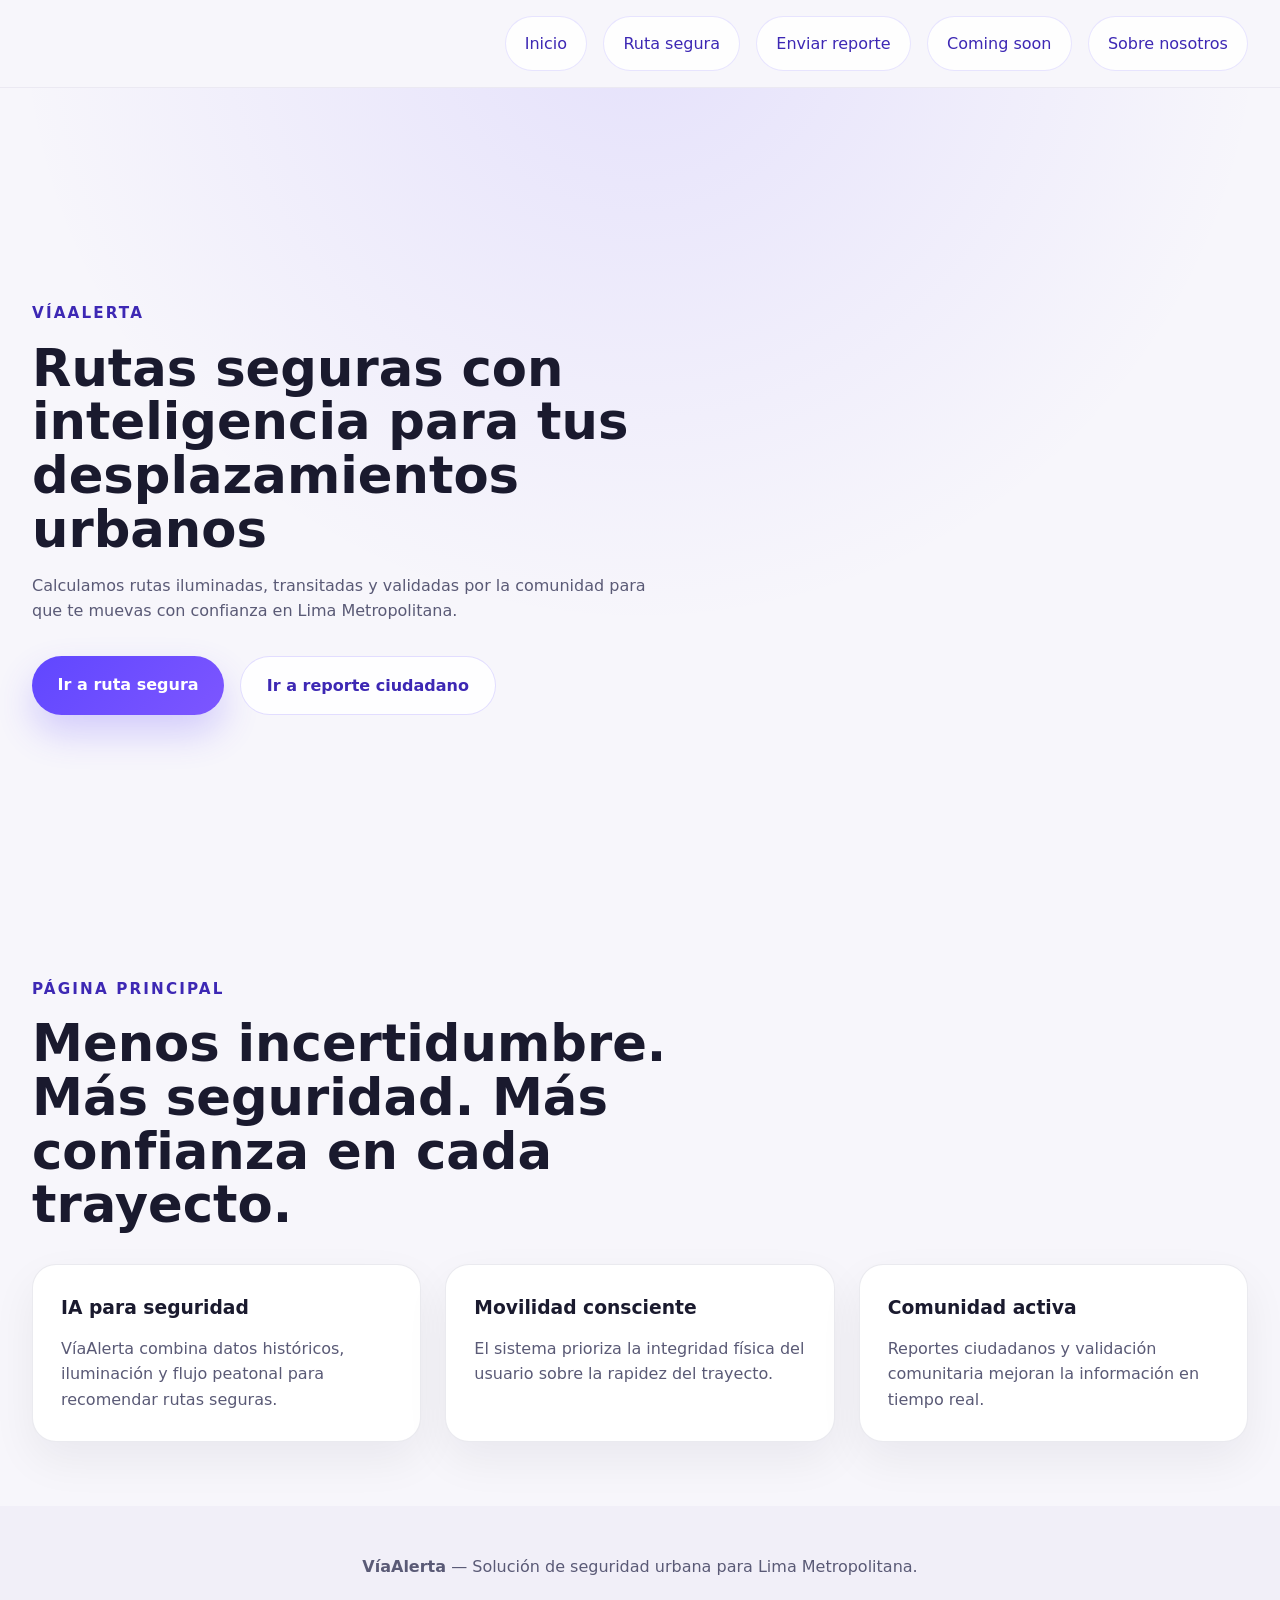
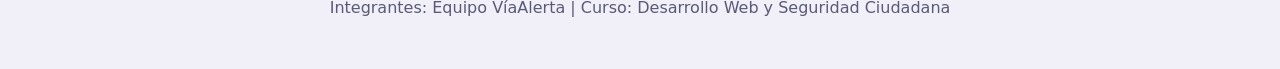
<file: index.html>
<!DOCTYPE html>
<html lang="es">
<head>
  <meta charset="UTF-8" />
  <meta name="viewport" content="width=device-width, initial-scale=1.0" />
  <title>VíaAlerta | Rutas Seguras en Lima</title>
  <link rel="stylesheet" href="styles.css" />
</head>
<body>
  <header class="site-header">
    <nav class="main-nav">
      <a href="index.html">Inicio</a>
      <a href="ruta-segura.html">Ruta segura</a>
      <a href="reporte-ciudadano.html">Enviar reporte</a>
      <a href="funciones.html">Coming soon</a>
      <a href="sobre-nosotros.html">Sobre nosotros</a>
    </nav>
  </header>

  <header class="hero" id="inicio">
    <div class="hero__content">
      <span class="eyebrow">VíaAlerta</span>
      <h1>Rutas seguras con inteligencia para tus desplazamientos urbanos</h1>
      <p>Calculamos rutas iluminadas, transitadas y validadas por la comunidad para que te muevas con confianza en Lima Metropolitana.</p>
      <div class="hero__actions">
        <a href="ruta-segura.html" class="btn btn--primary">Ir a ruta segura</a>
        <a href="reporte-ciudadano.html" class="btn btn--ghost">Ir a reporte ciudadano</a>
      </div>
    </div>
  </header>

  <main>
    <section class="section section--white" id="propuesta">
      <div class="section__header">
        <span class="eyebrow">Página principal</span>
        <h2>Menos incertidumbre. Más seguridad. Más confianza en cada trayecto.</h2>
      </div>
      <div class="grid grid--3">
        <article class="card card--feature">
          <h3>IA para seguridad</h3>
          <p>VíaAlerta combina datos históricos, iluminación y flujo peatonal para recomendar rutas seguras.
          </p>
        </article>
        <article class="card card--feature">
          <h3>Movilidad consciente</h3>
          <p>El sistema prioriza la integridad física del usuario sobre la rapidez del trayecto.</p>
        </article>
        <article class="card card--feature">
          <h3>Comunidad activa</h3>
          <p>Reportes ciudadanos y validación comunitaria mejoran la información en tiempo real.</p>
        </article>
      </div>
    </section>

  </main>

  <footer class="footer">
    <div>
      <p><strong>VíaAlerta</strong> — Solución de seguridad urbana para Lima Metropolitana.</p>
      <p>Integrantes: Equipo VíaAlerta | Curso: Desarrollo Web y Seguridad Ciudadana</p>
    </div>
  </footer>

  <script src="script.js"></script>
</body>
</html>
</file>
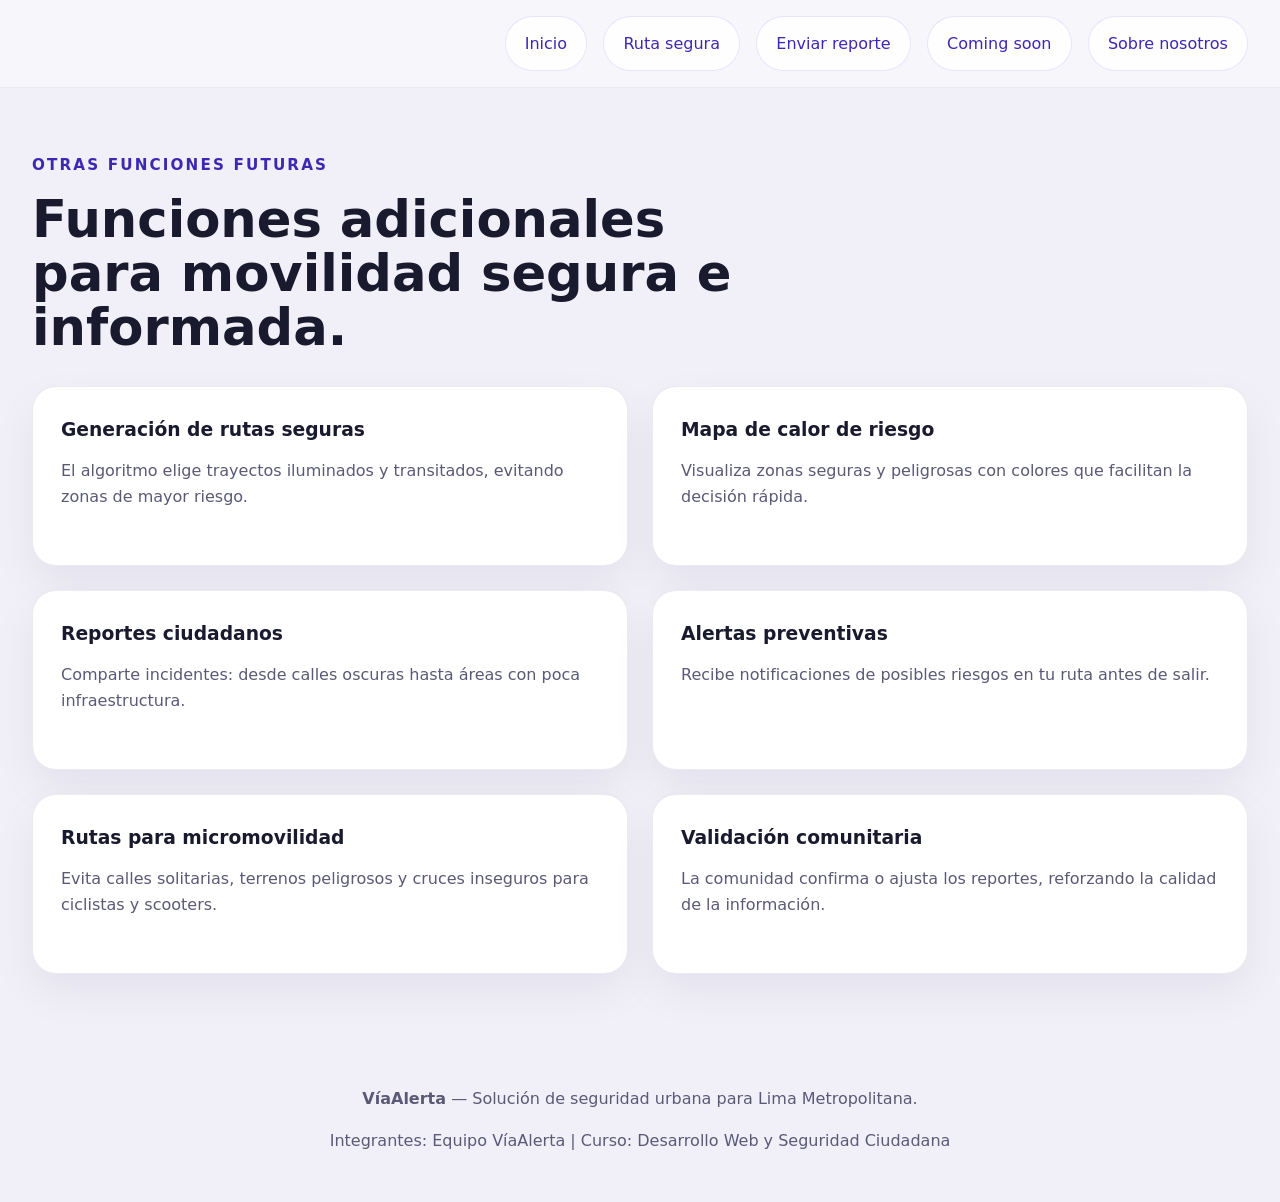
<file: funciones.html>
<!DOCTYPE html>
<html lang="es">
<head>
  <meta charset="UTF-8" />
  <meta name="viewport" content="width=device-width, initial-scale=1.0" />
  <title>Otras Funciones | VíaAlerta</title>
  <link rel="stylesheet" href="styles.css" />
</head>
<body>
  <header class="site-header">
    <nav class="main-nav">
      <a href="index.html">Inicio</a>
      <a href="ruta-segura.html">Ruta segura</a>
      <a href="reporte-ciudadano.html">Enviar reporte</a>
      <a href="funciones.html">Coming soon</a>
      <a href="sobre-nosotros.html">Sobre nosotros</a>
    </nav>
  </header>

  <main class="section section--gray">
    <div class="section__header">
      <span class="eyebrow">Otras funciones futuras</span>
      <h2>Funciones adicionales para movilidad segura e informada.</h2>
    </div>
    <div class="grid grid--2">
      <article class="card card--info">
        <h3>Generación de rutas seguras</h3>
        <p>El algoritmo elige trayectos iluminados y transitados, evitando zonas de mayor riesgo.</p>
      </article>
      <article class="card card--info">
        <h3>Mapa de calor de riesgo</h3>
        <p>Visualiza zonas seguras y peligrosas con colores que facilitan la decisión rápida.</p>
      </article>
      <article class="card card--info">
        <h3>Reportes ciudadanos</h3>
        <p>Comparte incidentes: desde calles oscuras hasta áreas con poca infraestructura.</p>
      </article>
      <article class="card card--info">
        <h3>Alertas preventivas</h3>
        <p>Recibe notificaciones de posibles riesgos en tu ruta antes de salir.</p>
      </article>
      <article class="card card--info">
        <h3>Rutas para micromovilidad</h3>
        <p>Evita calles solitarias, terrenos peligrosos y cruces inseguros para ciclistas y scooters.</p>
      </article>
      <article class="card card--info">
        <h3>Validación comunitaria</h3>
        <p>La comunidad confirma o ajusta los reportes, reforzando la calidad de la información.</p>
      </article>
    </div>
  </main>

  <footer class="footer">
    <div>
      <p><strong>VíaAlerta</strong> — Solución de seguridad urbana para Lima Metropolitana.</p>
      <p>Integrantes: Equipo VíaAlerta | Curso: Desarrollo Web y Seguridad Ciudadana</p>
    </div>
  </footer>

</body>
</html>
</file>
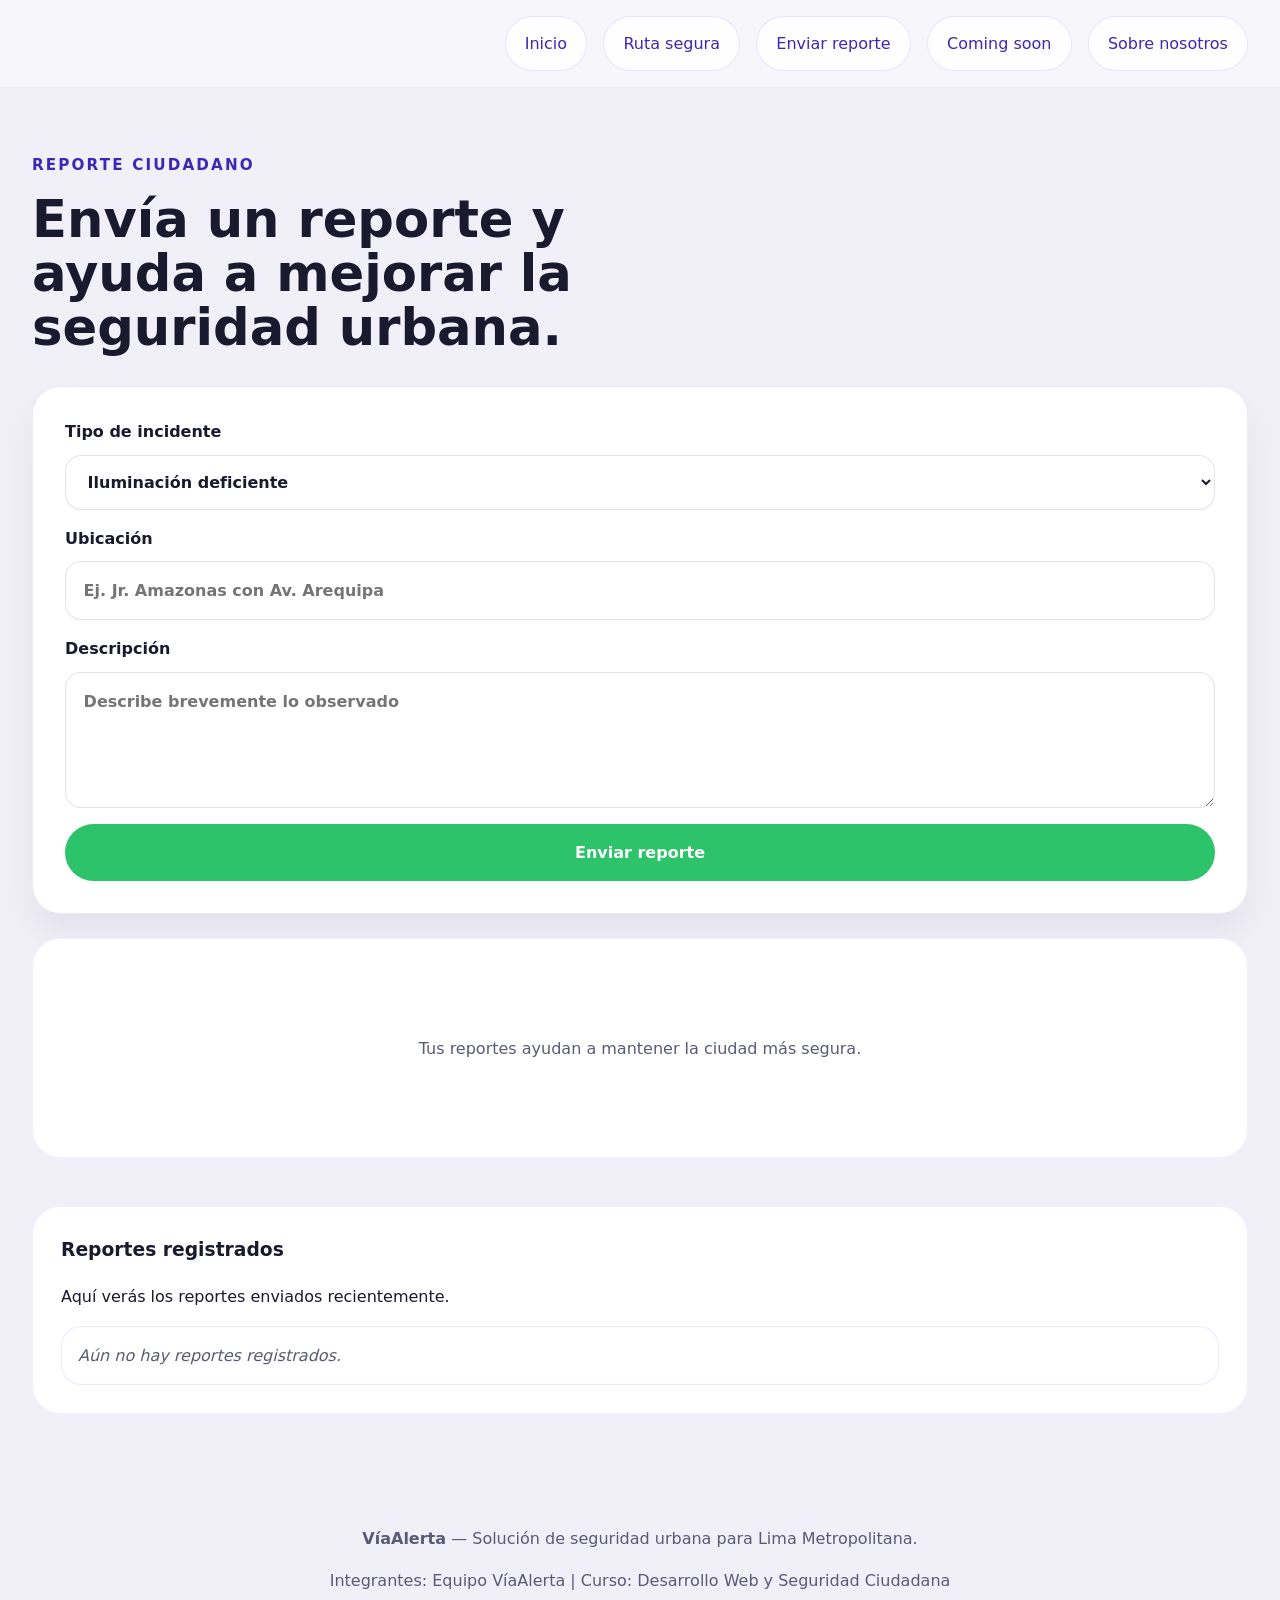
<file: reporte-ciudadano.html>
<!DOCTYPE html>
<html lang="es">
<head>
  <meta charset="UTF-8" />
  <meta name="viewport" content="width=device-width, initial-scale=1.0" />
  <title>Reporte Ciudadano | VíaAlerta</title>
  <link rel="stylesheet" href="styles.css" />
</head>
<body>
  <header class="site-header">
    <nav class="main-nav">
      <a href="index.html">Inicio</a>
      <a href="ruta-segura.html">Ruta segura</a>
      <a href="reporte-ciudadano.html">Enviar reporte</a>
      <a href="funciones.html">Coming soon</a>
      <a href="sobre-nosotros.html">Sobre nosotros</a>
    </nav>
  </header>

  <main class="section section--gray">
    <div class="section__header">
      <span class="eyebrow">Reporte ciudadano</span>
      <h2>Envía un reporte y ayuda a mejorar la seguridad urbana.</h2>
    </div>
    <div class="report-form">
      <form class="form-card" id="reporteForm">
        <label>
          Tipo de incidente
          <select id="incidente" required>
            <option value="iluminacion">Iluminación deficiente</option>
            <option value="vandalismo">Vandalismo</option>
            <option value="transeuntes">Zona solitaria</option>
            <option value="pavimento">Infraestructura deficiente</option>
          </select>
        </label>
        <label>
          Ubicación
          <input type="text" id="ubicacion" list="calles" placeholder="Ej. Jr. Amazonas con Av. Arequipa" required />
          <datalist id="calles">
            <option value="Av. Javier Prado"></option>
            <option value="Av. Arequipa"></option>
            <option value="Av. La Marina"></option>
            <option value="Av. Universitaria"></option>
            <option value="Av. José Larco"></option>
            <option value="Av. 28 de Julio"></option>
            <option value="Jr. Amazonas"></option>
            <option value="Jr. Washington"></option>
            <option value="Av. Paseo de la República"></option>
            <option value="Av. Benavides"></option>
          </datalist>
        </label>
        <label>
          Descripción
          <textarea id="descripcion" rows="4" placeholder="Describe brevemente lo observado" required></textarea>
        </label>
        <button type="submit" class="btn btn--secondary btn--large">Enviar reporte</button>
      </form>
      <div class="alert-card" id="reporteConfirmacion" aria-live="polite">
        <p class="alert__hint">Tus reportes ayudan a mantener la ciudad más segura.</p>
      </div>
      <section class="reportes-guardados-card" id="reportesGuardados">
        <h3>Reportes registrados</h3>
        <p class="report__hint">Aquí verás los reportes enviados recientemente.</p>
        <ul class="report-list" id="listaReportes"></ul>
      </section>
    </div>
  </main>

  <footer class="footer">
    <div>
      <p><strong>VíaAlerta</strong> — Solución de seguridad urbana para Lima Metropolitana.</p>
      <p>Integrantes: Equipo VíaAlerta | Curso: Desarrollo Web y Seguridad Ciudadana</p>
    </div>
  </footer>

  <script src="script.js"></script>
</body>
</html>
</file>
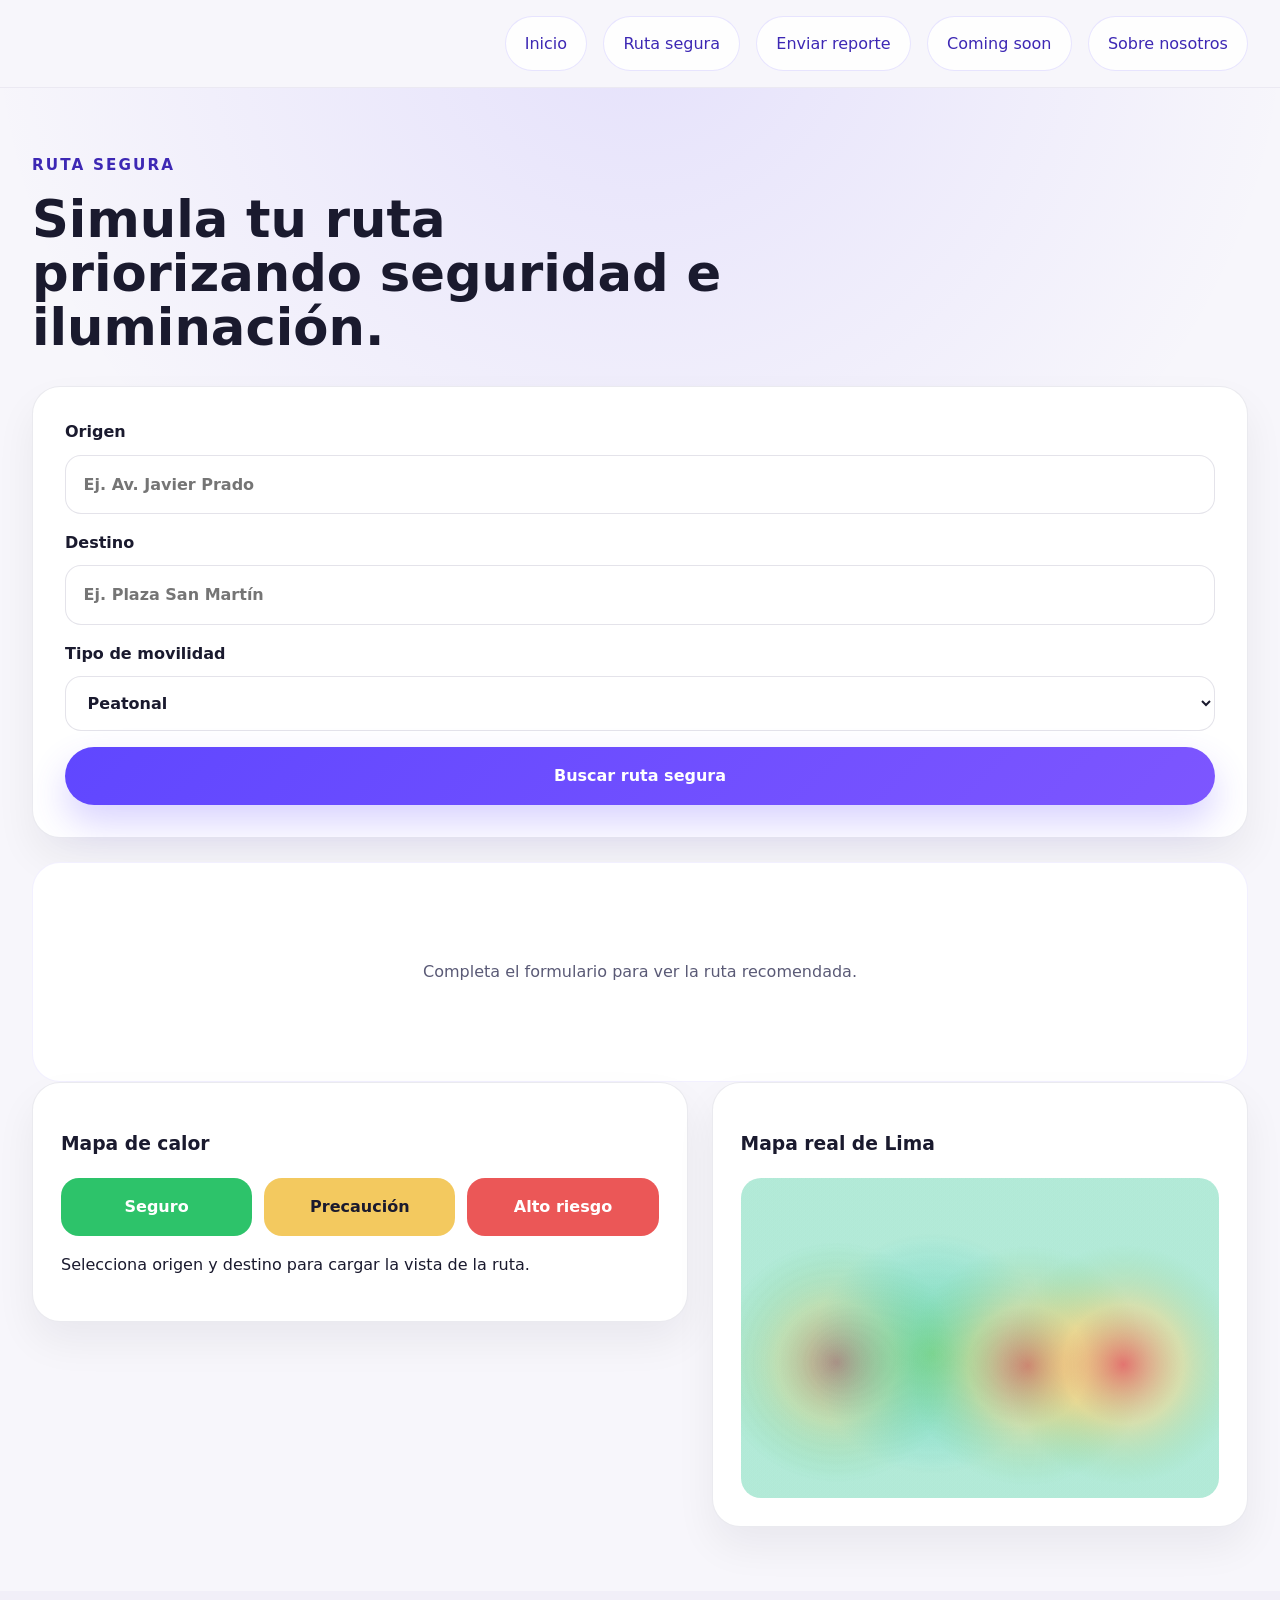
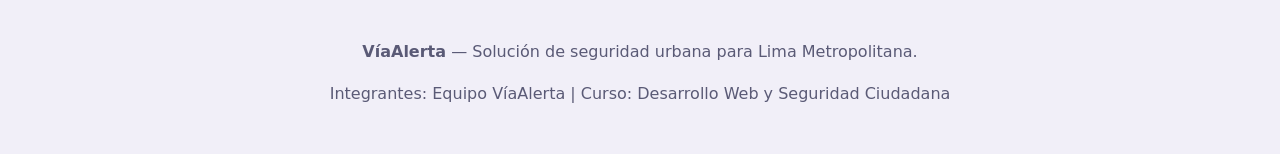
<file: ruta-segura.html>
<!DOCTYPE html>
<html lang="es">
<head>
  <meta charset="UTF-8" />
  <meta name="viewport" content="width=device-width, initial-scale=1.0" />
  <title>Ruta Segura | VíaAlerta</title>
  <link rel="stylesheet" href="styles.css" />
</head>
<body>
  <header class="site-header">
    <nav class="main-nav">
      <a href="index.html">Inicio</a>
      <a href="ruta-segura.html">Ruta segura</a>
      <a href="reporte-ciudadano.html">Enviar reporte</a>
      <a href="funciones.html">Coming soon</a>
      <a href="sobre-nosotros.html">Sobre nosotros</a>
    </nav>
  </header>

  <main class="section section--white">
    <div class="section__header">
      <span class="eyebrow">Ruta segura</span>
      <h2>Simula tu ruta priorizando seguridad e iluminación.</h2>
    </div>
    <div class="simulator">
      <form class="form-card" id="rutaForm">
        <label>
          Origen
          <input type="text" id="origen" list="calles" placeholder="Ej. Av. Javier Prado" required />
        </label>
        <label>
          Destino
          <input type="text" id="destino" list="calles" placeholder="Ej. Plaza San Martín" required />
        </label>
        <label>
          Tipo de movilidad
          <select id="movilidad" required>
            <option value="peatonal">Peatonal</option>
            <option value="bicicleta">Bicicleta</option>
            <option value="scooter">Scooter</option>
          </select>
        </label>
        <button type="submit" class="btn btn--primary btn--large">Buscar ruta segura</button>
        <datalist id="calles">
          <option value="Av. Javier Prado"></option>
          <option value="Av. Arequipa"></option>
          <option value="Av. La Marina"></option>
          <option value="Av. Universitaria"></option>
          <option value="Av. José Larco"></option>
          <option value="Av. 28 de Julio"></option>
          <option value="Jr. Amazonas"></option>
          <option value="Jr. Washington"></option>
          <option value="Av. Paseo de la República"></option>
          <option value="Av. Benavides"></option>
        </datalist>
      </form>
      <div class="result-card" id="rutaResultado" aria-live="polite">
        <p class="result__hint">Completa el formulario para ver la ruta recomendada.</p>
      </div>
    </div>
    <section class="map-section">
      <div class="map-card" id="heatMap">
        <h3>Mapa de calor</h3>
        <div class="heat-grid" id="heatGrid">
          <div class="heat-zone heat-zone--green">Seguro</div>
          <div class="heat-zone heat-zone--yellow">Precaución</div>
          <div class="heat-zone heat-zone--red">Alto riesgo</div>
        </div>
        <p id="mapSummary">Selecciona origen y destino para cargar la vista de la ruta.</p>
      </div>
      <div class="map-card map-card--real">
        <h3>Mapa real de Lima</h3>
        <div class="heatmap-container">
          <iframe id="mapIframe" src="https://www.google.com/maps?q=Lima+Peru&output=embed" loading="lazy"></iframe>
          <canvas id="heatmapCanvas" class="heatmap-overlay"></canvas>
        </div>
      </div>
    </section>
  </main>

  <footer class="footer">
    <div>
      <p><strong>VíaAlerta</strong> — Solución de seguridad urbana para Lima Metropolitana.</p>
      <p>Integrantes: Equipo VíaAlerta | Curso: Desarrollo Web y Seguridad Ciudadana</p>
    </div>
  </footer>

  <script src="script.js"></script>
</body>
</html>
</file>
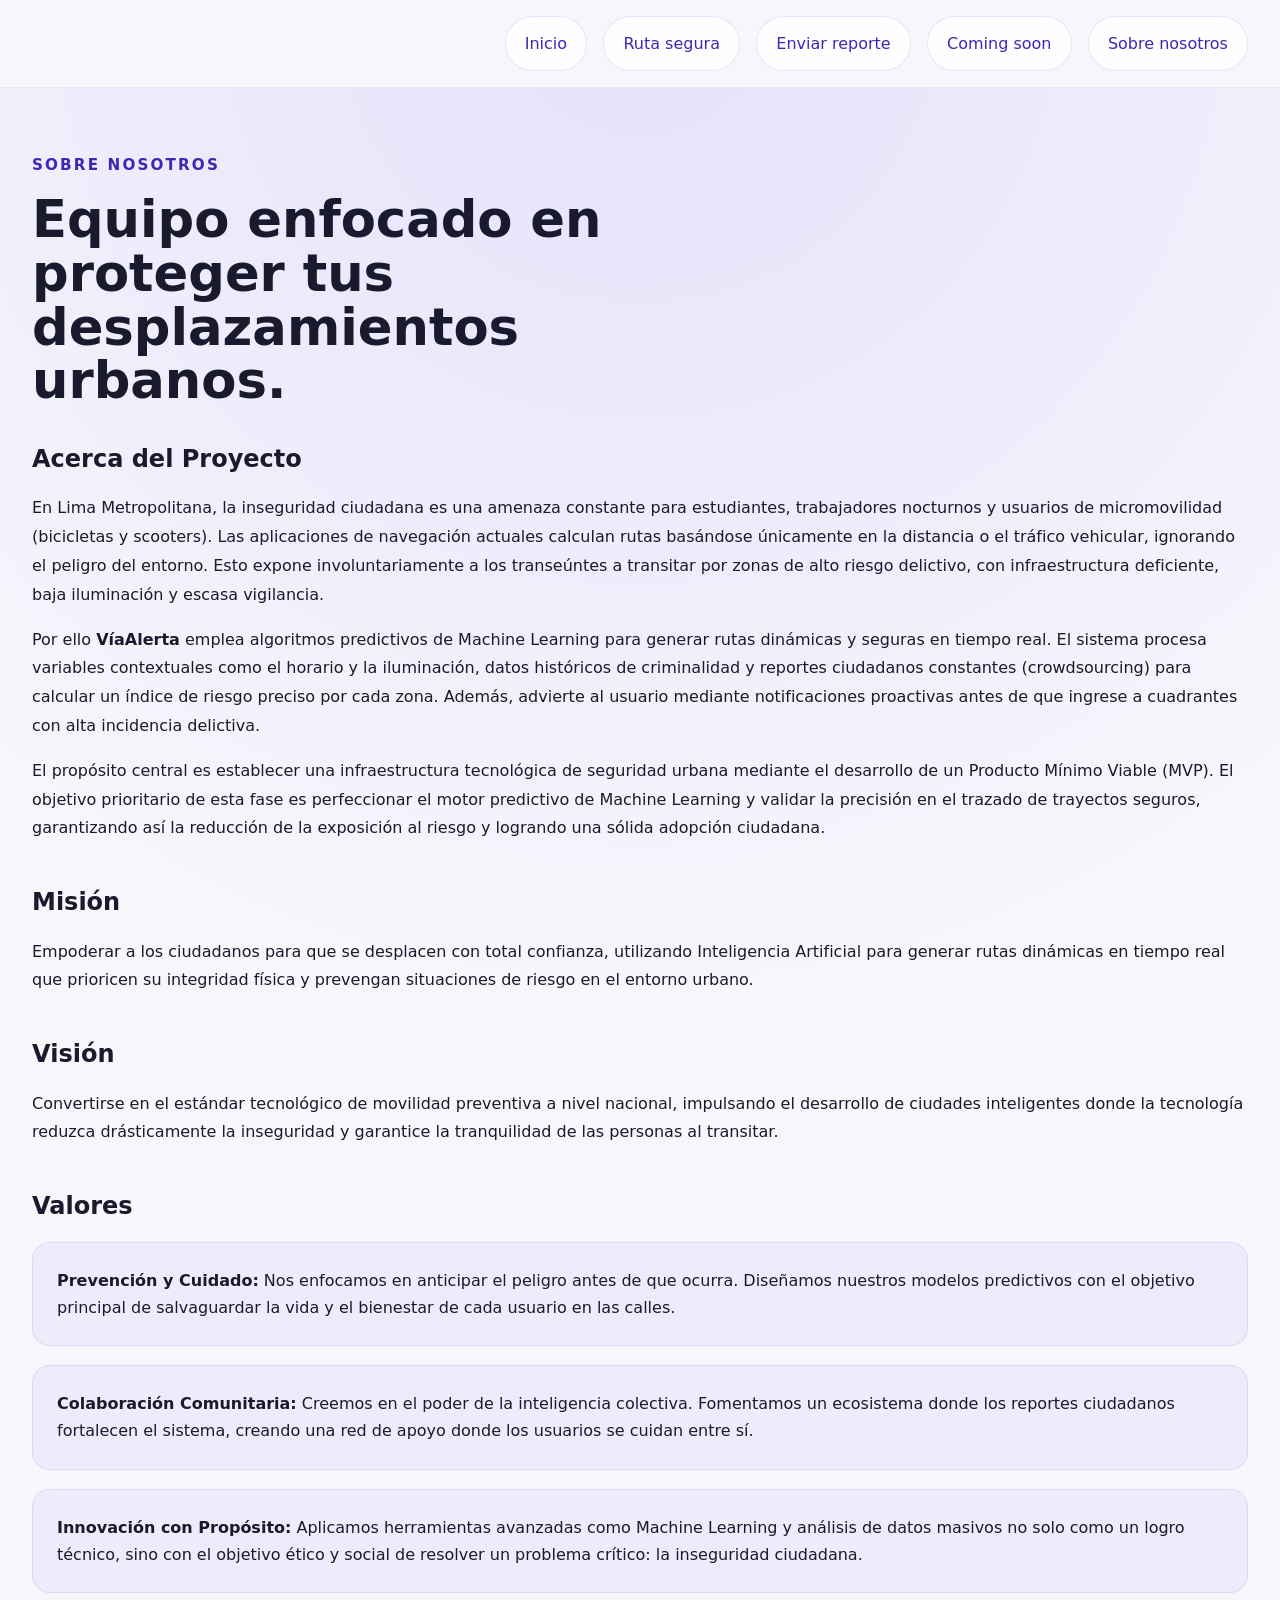
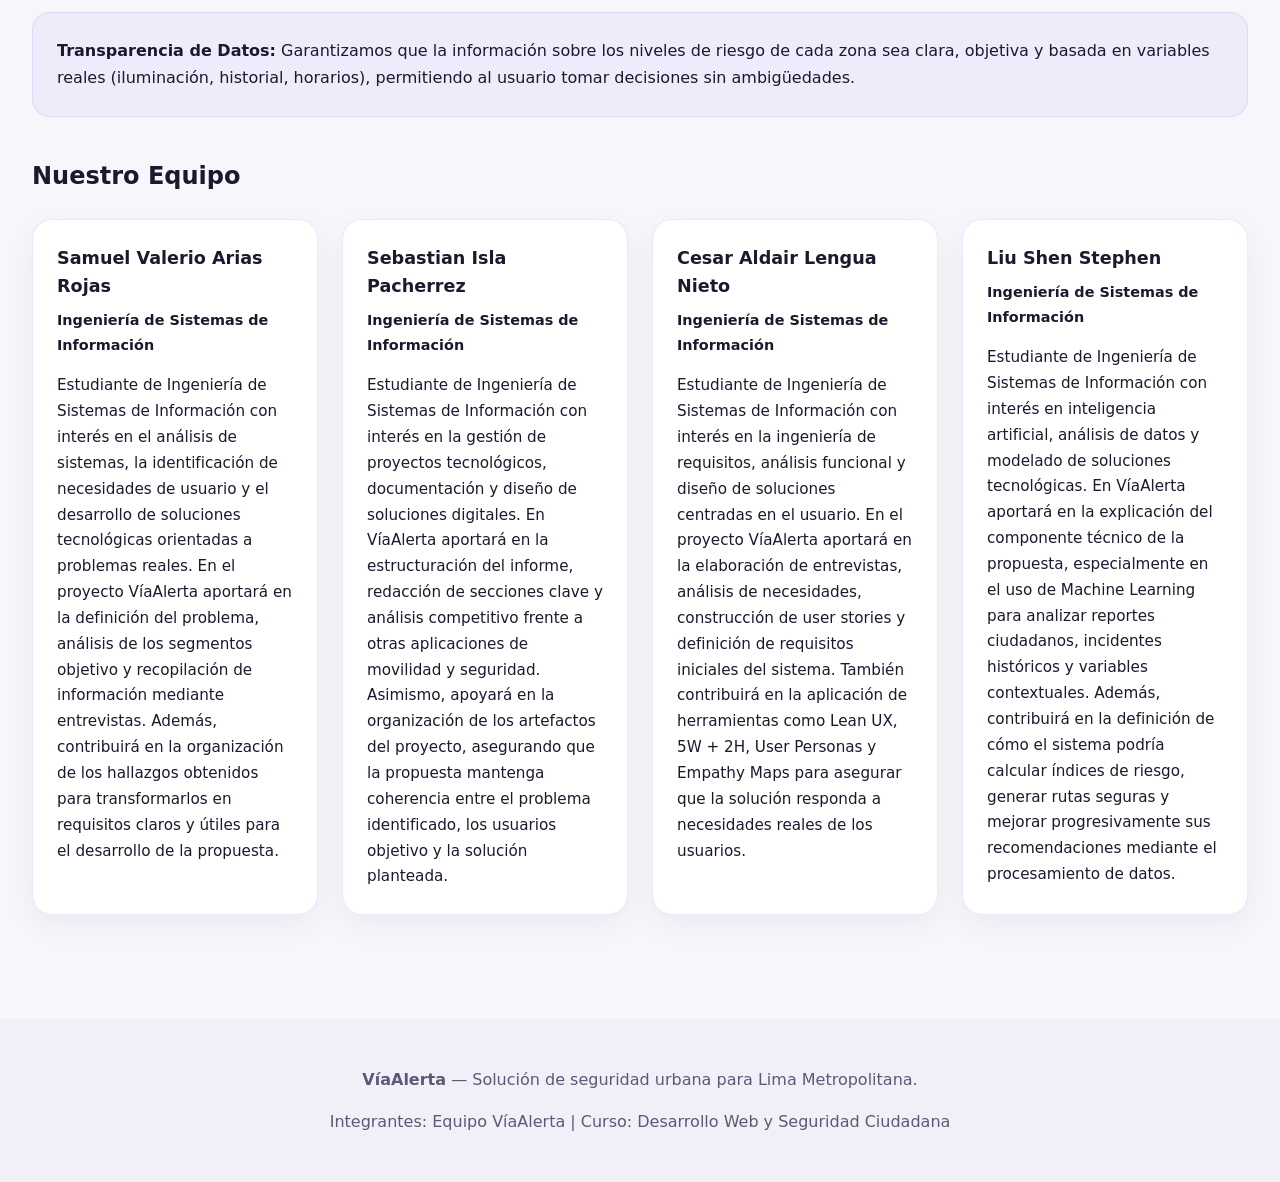
<file: sobre-nosotros.html>
<!DOCTYPE html>
<html lang="es">
<head>
  <meta charset="UTF-8" />
  <meta name="viewport" content="width=device-width, initial-scale=1.0" />
  <title>Sobre Nosotros | VíaAlerta</title>
  <link rel="stylesheet" href="styles.css" />
</head>
<body>
  <header class="site-header">
    <nav class="main-nav">
      <a href="index.html">Inicio</a>
      <a href="ruta-segura.html">Ruta segura</a>
      <a href="reporte-ciudadano.html">Enviar reporte</a>
      <a href="funciones.html">Coming soon</a>
      <a href="sobre-nosotros.html">Sobre nosotros</a>
    </nav>
  </header>

  <main class="section section--white">
    <div class="section__header">
      <span class="eyebrow">Sobre nosotros</span>
      <h2>Equipo enfocado en proteger tus desplazamientos urbanos.</h2>
    </div>

    <section class="about-section">
      <h3>Acerca del Proyecto</h3>
      <p>En Lima Metropolitana, la inseguridad ciudadana es una amenaza constante para estudiantes, trabajadores nocturnos y usuarios de micromovilidad (bicicletas y scooters). Las aplicaciones de navegación actuales calculan rutas basándose únicamente en la distancia o el tráfico vehicular, ignorando el peligro del entorno. Esto expone involuntariamente a los transeúntes a transitar por zonas de alto riesgo delictivo, con infraestructura deficiente, baja iluminación y escasa vigilancia.</p>
      
      <p>Por ello <strong>VíaAlerta</strong> emplea algoritmos predictivos de Machine Learning para generar rutas dinámicas y seguras en tiempo real. El sistema procesa variables contextuales como el horario y la iluminación, datos históricos de criminalidad y reportes ciudadanos constantes (crowdsourcing) para calcular un índice de riesgo preciso por cada zona. Además, advierte al usuario mediante notificaciones proactivas antes de que ingrese a cuadrantes con alta incidencia delictiva.</p>
      
      <p>El propósito central es establecer una infraestructura tecnológica de seguridad urbana mediante el desarrollo de un Producto Mínimo Viable (MVP). El objetivo prioritario de esta fase es perfeccionar el motor predictivo de Machine Learning y validar la precisión en el trazado de trayectos seguros, garantizando así la reducción de la exposición al riesgo y logrando una sólida adopción ciudadana.</p>
    </section>

    <section class="about-section">
      <h3>Misión</h3>
      <p>Empoderar a los ciudadanos para que se desplacen con total confianza, utilizando Inteligencia Artificial para generar rutas dinámicas en tiempo real que prioricen su integridad física y prevengan situaciones de riesgo en el entorno urbano.</p>
    </section>

    <section class="about-section">
      <h3>Visión</h3>
      <p>Convertirse en el estándar tecnológico de movilidad preventiva a nivel nacional, impulsando el desarrollo de ciudades inteligentes donde la tecnología reduzca drásticamente la inseguridad y garantice la tranquilidad de las personas al transitar.</p>
    </section>

    <section class="about-section">
      <h3>Valores</h3>
      <ul class="values-list">
        <li><strong>Prevención y Cuidado:</strong> Nos enfocamos en anticipar el peligro antes de que ocurra. Diseñamos nuestros modelos predictivos con el objetivo principal de salvaguardar la vida y el bienestar de cada usuario en las calles.</li>
        <li><strong>Colaboración Comunitaria:</strong> Creemos en el poder de la inteligencia colectiva. Fomentamos un ecosistema donde los reportes ciudadanos fortalecen el sistema, creando una red de apoyo donde los usuarios se cuidan entre sí.</li>
        <li><strong>Innovación con Propósito:</strong> Aplicamos herramientas avanzadas como Machine Learning y análisis de datos masivos no solo como un logro técnico, sino con el objetivo ético y social de resolver un problema crítico: la inseguridad ciudadana.</li>
        <li><strong>Transparencia de Datos:</strong> Garantizamos que la información sobre los niveles de riesgo de cada zona sea clara, objetiva y basada en variables reales (iluminación, historial, horarios), permitiendo al usuario tomar decisiones sin ambigüedades.</li>
      </ul>
    </section>

    <section class="about-section">
      <h3>Nuestro Equipo</h3>
      <div class="team-grid">
        <article class="team-member">
          <h4>Samuel Valerio Arias Rojas</h4>
          <p class="role">Ingeniería de Sistemas de Información</p>
          <p>Estudiante de Ingeniería de Sistemas de Información con interés en el análisis de sistemas, la identificación de necesidades de usuario y el desarrollo de soluciones tecnológicas orientadas a problemas reales. En el proyecto VíaAlerta aportará en la definición del problema, análisis de los segmentos objetivo y recopilación de información mediante entrevistas. Además, contribuirá en la organización de los hallazgos obtenidos para transformarlos en requisitos claros y útiles para el desarrollo de la propuesta.</p>
        </article>

        <article class="team-member">
          <h4>Sebastian Isla Pacherrez</h4>
          <p class="role">Ingeniería de Sistemas de Información</p>
          <p>Estudiante de Ingeniería de Sistemas de Información con interés en la gestión de proyectos tecnológicos, documentación y diseño de soluciones digitales. En VíaAlerta aportará en la estructuración del informe, redacción de secciones clave y análisis competitivo frente a otras aplicaciones de movilidad y seguridad. Asimismo, apoyará en la organización de los artefactos del proyecto, asegurando que la propuesta mantenga coherencia entre el problema identificado, los usuarios objetivo y la solución planteada.</p>
        </article>

        <article class="team-member">
          <h4>Cesar Aldair Lengua Nieto</h4>
          <p class="role">Ingeniería de Sistemas de Información</p>
          <p>Estudiante de Ingeniería de Sistemas de Información con interés en la ingeniería de requisitos, análisis funcional y diseño de soluciones centradas en el usuario. En el proyecto VíaAlerta aportará en la elaboración de entrevistas, análisis de necesidades, construcción de user stories y definición de requisitos iniciales del sistema. También contribuirá en la aplicación de herramientas como Lean UX, 5W + 2H, User Personas y Empathy Maps para asegurar que la solución responda a necesidades reales de los usuarios.</p>
        </article>

        <article class="team-member">
          <h4>Liu Shen Stephen</h4>
          <p class="role">Ingeniería de Sistemas de Información</p>
          <p>Estudiante de Ingeniería de Sistemas de Información con interés en inteligencia artificial, análisis de datos y modelado de soluciones tecnológicas. En VíaAlerta aportará en la explicación del componente técnico de la propuesta, especialmente en el uso de Machine Learning para analizar reportes ciudadanos, incidentes históricos y variables contextuales. Además, contribuirá en la definición de cómo el sistema podría calcular índices de riesgo, generar rutas seguras y mejorar progresivamente sus recomendaciones mediante el procesamiento de datos.</p>
        </article>
      </div>
    </section>
  </main>

  <footer class="footer">
    <div>
      <p><strong>VíaAlerta</strong> — Solución de seguridad urbana para Lima Metropolitana.</p>
      <p>Integrantes: Equipo VíaAlerta | Curso: Desarrollo Web y Seguridad Ciudadana</p>
    </div>
  </footer>

  <script src="script.js"></script>
</body>
</html>
</file>
<file: styles.css>
:root {
  --bg: #f7f6fb;
  --surface: #ffffff;
  --surface-strong: #f1eff8;
  --text: #1a1a2e;
  --muted: #5a5a76;
  --purple: #6047ff;
  --purple-dark: #3d28b4;
  --green: #2dc36a;
  --yellow: #f3c95f;
  --red: #eb5757;
  --border: rgba(86, 80, 127, 0.12);
  --shadow: 0 24px 60px rgba(45, 35, 95, 0.12);
}

* {
  box-sizing: border-box;
}

html {
  scroll-behavior: smooth;
}

body {
  margin: 0;
  font-family: "Inter", system-ui, -apple-system, BlinkMacSystemFont, "Segoe UI", sans-serif;
  color: var(--text);
  background: radial-gradient(circle at top, rgba(96, 71, 255, 0.12), transparent 35%), var(--bg);
  line-height: 1.6;
}

img {
  max-width: 100%;
}

button,
input,
select,
textarea {
  font: inherit;
}

button {
  cursor: pointer;
}

a {
  color: inherit;
  text-decoration: none;
}

.site-header {
  position: sticky;
  top: 0;
  z-index: 20;
  background: rgba(247, 246, 251, 0.98);
  backdrop-filter: blur(12px);
  border-bottom: 1px solid rgba(86, 80, 127, 0.08);
  padding: 1rem 2rem;
}

.hero {
  min-height: calc(100vh - 76px);
  display: grid;
  align-items: center;
  gap: 2rem;
  padding: 3rem 2rem 2rem;
}

.main-nav {
  display: flex;
  flex-wrap: wrap;
  gap: 1rem;
  justify-content: flex-end;
}

.main-nav a {
  padding: 0.85rem 1.2rem;
  background: rgba(255, 255, 255, 0.88);
  color: var(--purple-dark);
  border-radius: 999px;
  border: 1px solid rgba(96, 71, 255, 0.14);
  transition: transform 0.2s ease, background 0.2s ease;
}

.main-nav a:hover {
  background: rgba(96, 71, 255, 0.08);
  transform: translateY(-1px);
}

.hero__content {
  max-width: 640px;
}

.eyebrow {
  display: inline-flex;
  align-items: center;
  font-size: 0.95rem;
  font-weight: 700;
  color: var(--purple-dark);
  text-transform: uppercase;
  letter-spacing: 0.14em;
  margin-bottom: 1rem;
}

.hero h1,
.section__header h2 {
  margin: 0 0 1rem;
  font-size: clamp(2rem, 4vw, 3.5rem);
  line-height: 1.05;
}

.hero p,
.section__header p,
.card p,
.alert-card p,
.result-card p {
  margin: 0;
  color: var(--muted);
}

.hero__actions {
  display: flex;
  flex-wrap: wrap;
  gap: 1rem;
  margin-top: 2rem;
}

.btn {
  border: none;
  border-radius: 999px;
  padding: 1rem 1.6rem;
  font-weight: 700;
  transition: transform 0.25s ease, box-shadow 0.25s ease, background 0.25s ease;
}

.btn:hover {
  transform: translateY(-2px);
}

.btn--primary {
  background: linear-gradient(135deg, var(--purple), #7d56ff);
  color: #ffffff;
  box-shadow: 0 18px 36px rgba(96, 71, 255, 0.24);
}

.btn--secondary {
  background: var(--green);
  color: #ffffff;
}

.btn--ghost {
  background: rgba(255, 255, 255, 0.88);
  color: var(--purple-dark);
  border: 1px solid rgba(96, 71, 255, 0.18);
}

.btn--large {
  width: 100%;
}

.mockup-card {
  padding: 1.5rem;
  background: rgba(255, 255, 255, 0.92);
  border-radius: 32px;
  border: 1px solid rgba(96, 71, 255, 0.12);
  box-shadow: var(--shadow);
  max-width: 480px;
}

.mockup-header {
  display: flex;
  justify-content: space-between;
  align-items: center;
  margin-bottom: 1.5rem;
  color: var(--text);
}

.status-pill {
  display: inline-flex;
  align-items: center;
  padding: 0.55rem 0.85rem;
  border-radius: 999px;
  font-size: 0.85rem;
  font-weight: 700;
}

.status-pill--green { background: rgba(45, 195, 106, 0.14); color: var(--green); }
.status-pill--yellow { background: rgba(243, 201, 95, 0.18); color: var(--yellow); }
.status-pill--red { background: rgba(235, 87, 87, 0.18); color: var(--red); }

.mockup-map {
  display: grid;
  gap: 1rem;
}

.zone {
  padding: 1rem 1.2rem;
  border-radius: 18px;
  color: #fff;
  font-weight: 700;
}

.zone--green { background: var(--green); }
.zone--yellow { background: var(--yellow); color: var(--text); }
.zone--red { background: var(--red); }

.section {
  padding: 4rem 2rem;
}

.section--gray {
  background: var(--surface-strong);
}

.section__header {
  max-width: 720px;
  margin-bottom: 2rem;
}

.grid {
  display: grid;
  gap: 1.5rem;
}

.grid--2 { grid-template-columns: repeat(2, minmax(0, 1fr)); }
.grid--3 { grid-template-columns: repeat(3, minmax(0, 1fr)); }

.card {
  background: var(--surface);
  border: 1px solid var(--border);
  border-radius: 24px;
  padding: 1.75rem;
  box-shadow: 0 18px 45px rgba(15, 13, 39, 0.06);
}

.card--feature h3,
.card--info h3,
.card--target h3,
.card--benefit h3,
.card--mockup h3 {
  margin-top: 0;
  margin-bottom: 0.8rem;
}

.card--info {
  min-height: 180px;
}

.card--target,
.card--benefit {
  min-height: 180px;
}

.card--mockup {
  background: linear-gradient(180deg, rgba(96, 71, 255, 0.16), rgba(255, 255, 255, 0.88));
  border: none;
}

.mockup-panel {
  min-height: 180px;
  display: flex;
  flex-direction: column;
  justify-content: center;
  gap: 1rem;
}

.simulator,
.report-form {
  display: grid;
  gap: 1.5rem;
}

.map-section {
  display: grid;
  grid-template-columns: 1.1fr 0.9fr;
  gap: 1.5rem;
  align-items: start;
}

.map-card {
  background: var(--surface);
  border: 1px solid var(--border);
  border-radius: 28px;
  padding: 1.75rem;
  box-shadow: 0 20px 40px rgba(15, 13, 39, 0.06);
}

.heatmap-container {
  position: relative;
  margin-top: 1rem;
  width: 100%;
  min-height: 320px;
}

.heatmap-container iframe {
  width: 100%;
  min-height: 320px;
  border: 0;
  border-radius: 20px;
  display: block;
}

.heatmap-overlay {
  position: absolute;
  top: 0;
  left: 0;
  width: 100%;
  height: 100%;
  border-radius: 20px;
  display: block;
  cursor: default;
}

.heat-grid {
  display: grid;
  grid-template-columns: repeat(3, minmax(0, 1fr));
  gap: 0.75rem;
  margin: 1rem 0;
}

.heat-zone {
  padding: 1rem;
  border-radius: 18px;
  color: #ffffff;
  font-weight: 700;
  text-align: center;
}

.heat-zone--green { background: var(--green); }
.heat-zone--yellow { background: var(--yellow); color: var(--text); }
.heat-zone--red { background: var(--red); }

.route-heatmap {
  display: grid;
  grid-template-columns: repeat(2, minmax(0, 1fr));
  gap: 0.75rem;
  margin: 1rem 0 0;
}

.heatmap-label {
  grid-column: 1 / -1;
  margin: 0 0 0.75rem;
  color: var(--muted);
  font-size: 0.95rem;
}

.heat-segment {
  padding: 1rem;
  border-radius: 18px;
  color: #ffffff;
  font-weight: 700;
  display: flex;
  flex-direction: column;
  gap: 0.35rem;
}

.heat-segment span {
  font-size: 0.85rem;
  opacity: 0.85;
}

.heat-segment--green { background: rgba(45, 195, 106, 0.94); }
.heat-segment--yellow { background: rgba(243, 201, 95, 0.94); color: var(--text); }
.heat-segment--red { background: rgba(235, 87, 87, 0.94); }

.form-card {
  background: var(--surface);
  border: 1px solid var(--border);
  border-radius: 28px;
  padding: 2rem;
  box-shadow: 0 20px 40px rgba(15, 13, 39, 0.06);
}

label {
  display: grid;
  gap: 0.6rem;
  font-weight: 600;
  margin-bottom: 1rem;
}

input,
select,
textarea {
  width: 100%;
  border: 1px solid rgba(86, 80, 127, 0.16);
  border-radius: 16px;
  padding: 1rem 1.1rem;
  background: #fff;
  color: var(--text);
}

textarea {
  resize: vertical;
}

.result-card,
.alert-card {
  background: var(--surface);
  border: 1px solid rgba(96, 71, 255, 0.08);
  border-radius: 28px;
  padding: 2rem;
  min-height: 220px;
  display: flex;
  align-items: center;
  justify-content: center;
}

.result-card {
  transition: all 0.35s ease;
}

.result-card.active {
  border-color: rgba(45, 195, 106, 0.25);
  background: linear-gradient(180deg, rgba(45, 195, 106, 0.08), #ffffff);
}

.result-card h3,
.alert-card h3 {
  margin-top: 0;
}

.result-list {
  list-style: none;
  padding: 0;
  margin: 1rem 0 0;
  display: grid;
  gap: 0.85rem;
}

.result-list li {
  display: flex;
  justify-content: space-between;
  gap: 1rem;
  padding: 1rem;
  border-radius: 18px;
  background: rgba(96, 71, 255, 0.04);
}

.reportes-guardados-card {
  margin-top: 1.5rem;
  border: 1px solid rgba(96, 71, 255, 0.08);
  border-radius: 28px;
  padding: 1.75rem;
  background: var(--surface);
}

.reportes-guardados-card h3 {
  margin-top: 0;
}

.report-list {
  list-style: none;
  margin: 1rem 0 0;
  padding: 0;
  display: grid;
  gap: 1rem;
}

.report-item {
  padding: 1rem;
  border-radius: 20px;
  background: rgba(96, 71, 255, 0.04);
  border: 1px solid rgba(96, 71, 255, 0.12);
}

.report-item strong {
  display: block;
  margin-bottom: 0.35rem;
}

.report-item span {
  display: block;
  font-size: 0.95rem;
  color: var(--muted);
  margin-bottom: 0.75rem;
}

.report-item p {
  margin: 0 0 0.75rem;
  line-height: 1.5;
}

.report-item small {
  display: block;
  color: var(--muted);
  font-size: 0.85rem;
}

.report-item--empty {
  padding: 1rem;
  background: rgba(255, 255, 255, 0.88);
  color: var(--muted);
  font-style: italic;
}

.alert-card.active {
  border-color: rgba(96, 71, 255, 0.18);
  background: linear-gradient(180deg, rgba(96, 71, 255, 0.08), #ffffff);
}

.about-section {
  margin-bottom: 2.5rem;
}

.about-section h3 {
  margin-bottom: 1rem;
  font-size: 1.5rem;
  color: var(--text);
}

.about-section p {
  line-height: 1.8;
  color: var(--text);
  margin-bottom: 1rem;
}

.values-list {
  list-style: none;
  padding: 0;
  margin: 0;
  display: grid;
  gap: 1.2rem;
}

.values-list li {
  padding: 1.5rem;
  border-radius: 18px;
  background: rgba(96, 71, 255, 0.06);
  border: 1px solid rgba(96, 71, 255, 0.12);
  line-height: 1.7;
}

.values-list strong {
  color: var(--primary);
}

.team-grid {
  display: grid;
  grid-template-columns: repeat(auto-fit, minmax(280px, 1fr));
  gap: 1.5rem;
  margin-top: 1.5rem;
}

.team-member {
  padding: 1.5rem;
  border-radius: 20px;
  border: 1px solid rgba(96, 71, 255, 0.12);
  background: var(--surface);
  box-shadow: 0 10px 30px rgba(15, 13, 39, 0.05);
}

.team-member h4 {
  margin-top: 0;
  margin-bottom: 0.5rem;
  font-size: 1.1rem;
  color: var(--text);
}

.team-member .role {
  margin-bottom: 1rem;
  color: var(--primary);
  font-weight: 600;
  font-size: 0.9rem;
}

.team-member p {
  margin: 0;
  color: var(--text);
  line-height: 1.7;
  font-size: 0.95rem;
}

.footer {
  padding: 2rem;
  text-align: center;
  background: var(--surface-strong);
  color: var(--muted);
}

@media (max-width: 1024px) {
  .grid--2,
  .grid--3,
  .prototipo-grid {
    grid-template-columns: 1fr;
  }
}

@media (max-width: 720px) {
  .hero {
    padding: 3rem 1.5rem;
  }

  .main-nav {
    justify-content: center;
  }

  .hero__visual,
  .hero__actions {
    justify-content: center;
  }

  .hero__actions {
    flex-direction: column;
  }

  .section,
  .footer {
    padding: 2.5rem 1.5rem;
  }
}

@media (max-width: 520px) {
  .hero h1,
  .section__header h2 {
    font-size: 2rem;
  }

  .btn {
    padding: 0.95rem 1rem;
  }
}
</file>
